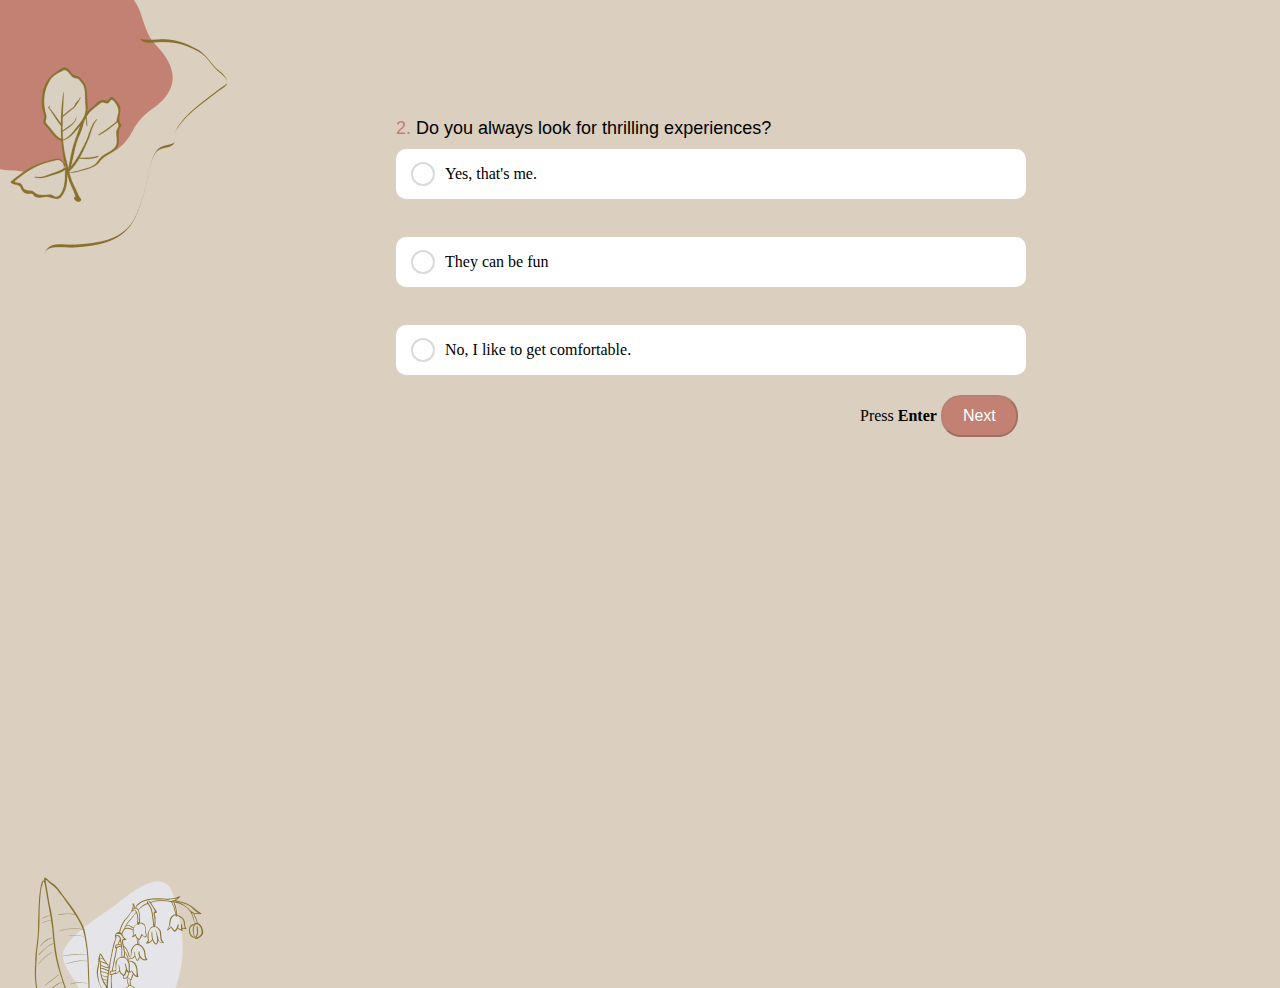
<file: hworr/my work/QUIZ P/next.html>
<!DOCTYPE html>
<html lang="en">
<head>
    <meta charset="UTF-8">
    <meta name="viewport" content="width=device-width, initial-scale=1.0">
    <title> Quiz Project</title>
    <link rel="stylesheet" href="next.css">
</head>
<body>
    <div class="header">
        <p class="head"><span class="number">2.</span>
            Do you always look for thrilling experiences?</p>
        <div class="radio-container">
            <label class="custom-radio">
                <input type="radio" name="choice" value="cut_slack">
                <span class="radio-button"></span>
                <span>Yes, that's me.</span>
            </label>
            <br>
            <label class="custom-radio">
                <input type="radio" name="choice" value="fun">
                <span class="radio-button"></span>
                <span>They can be fun</span>
            </label>
            <br>
            <label class="custom-radio">
                <input type="radio" name="choice" value="comfortable">
                <span class="radio-button"></span>
                <span>No, I like to get comfortable.</span>
            </label>
        </div>
        <div class="container">
            <span class="enter">Press <strong>Enter</strong></span>
            <button class="next" id="nextbutton"><a href="next2.html">Next</a></button>
        </div>
    </div>
        
    </div>
   
</body>
</html>
</file>
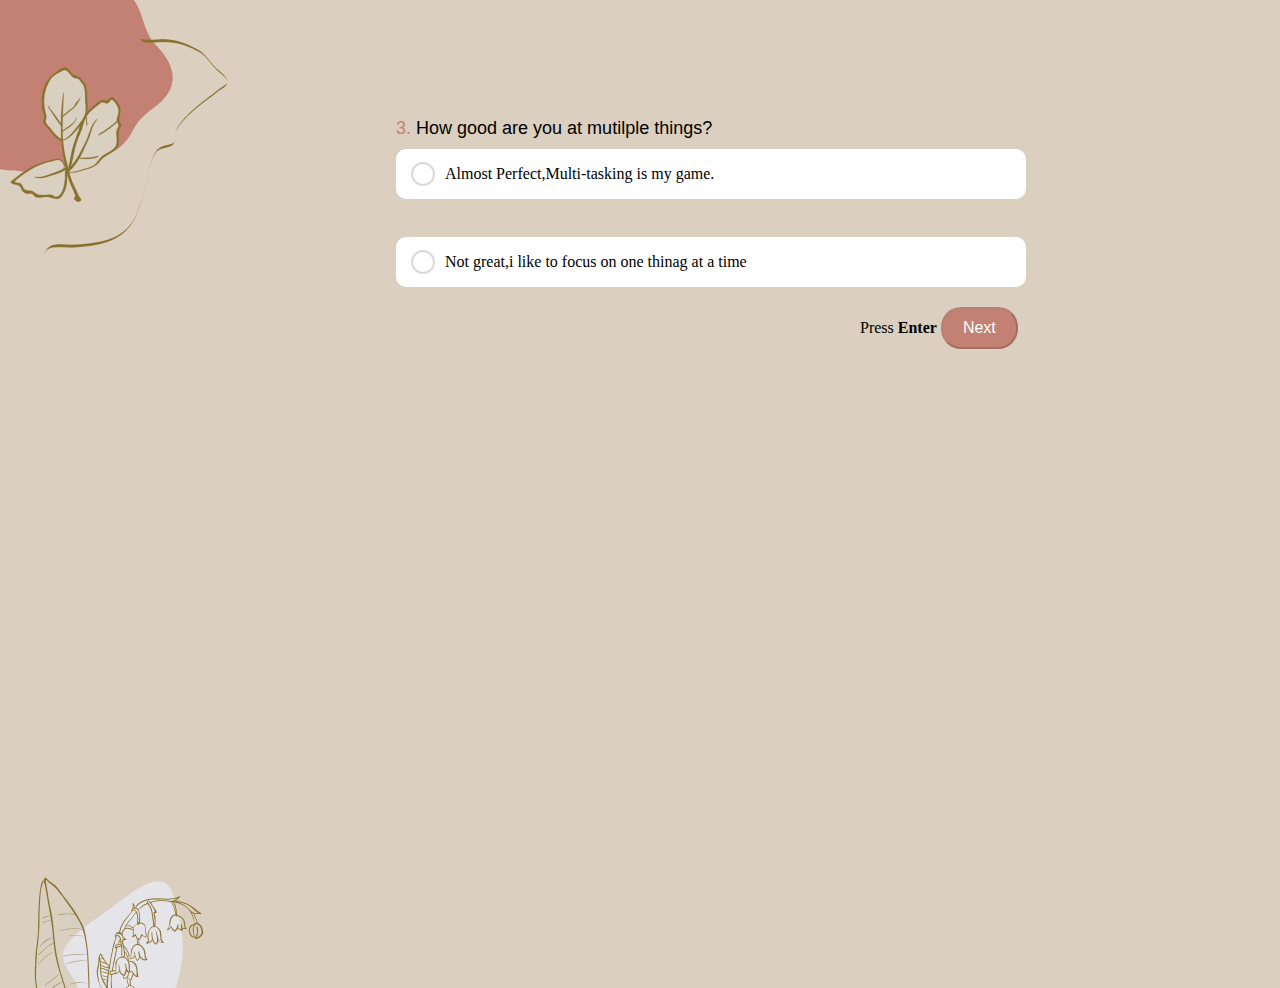
<file: hworr/my work/QUIZ P/next2.html>
<!DOCTYPE html>
<html lang="en">
<head>
    <meta charset="UTF-8">
    <meta name="viewport" content="width=device-width, initial-scale=1.0">
    <title>next2-page</title>
    <link rel="stylesheet" href="next2.css">
</head>
<body>
    <div class="header">
        <p class="head"><span class="number">3.</span>
        How good are you at mutilple things?</p>
        <div class="radio-container">
            <label class="custom-radio">
                <input type="radio" name="choice" value="cut_slack">
                <span class="radio-button"></span>
                <span>Almost Perfect,Multi-tasking is my game.</span>
            </label>
            <br>
            <label class="custom-radio">
                <input type="radio" name="choice" value="fun">
                <span class="radio-button"></span>
                <span>Not great,i like to focus on one thinag at a time </span>
            </label>
        </div>
        <div class="container">
            <span class="enter">Press <strong>Enter</strong></span>
            <button class="next" id="nextbutton"><a href="next3.html">Next</a></button>
        </div>
    </div>
    <script src="next2.js"></script>
</body>
</html>
</file>
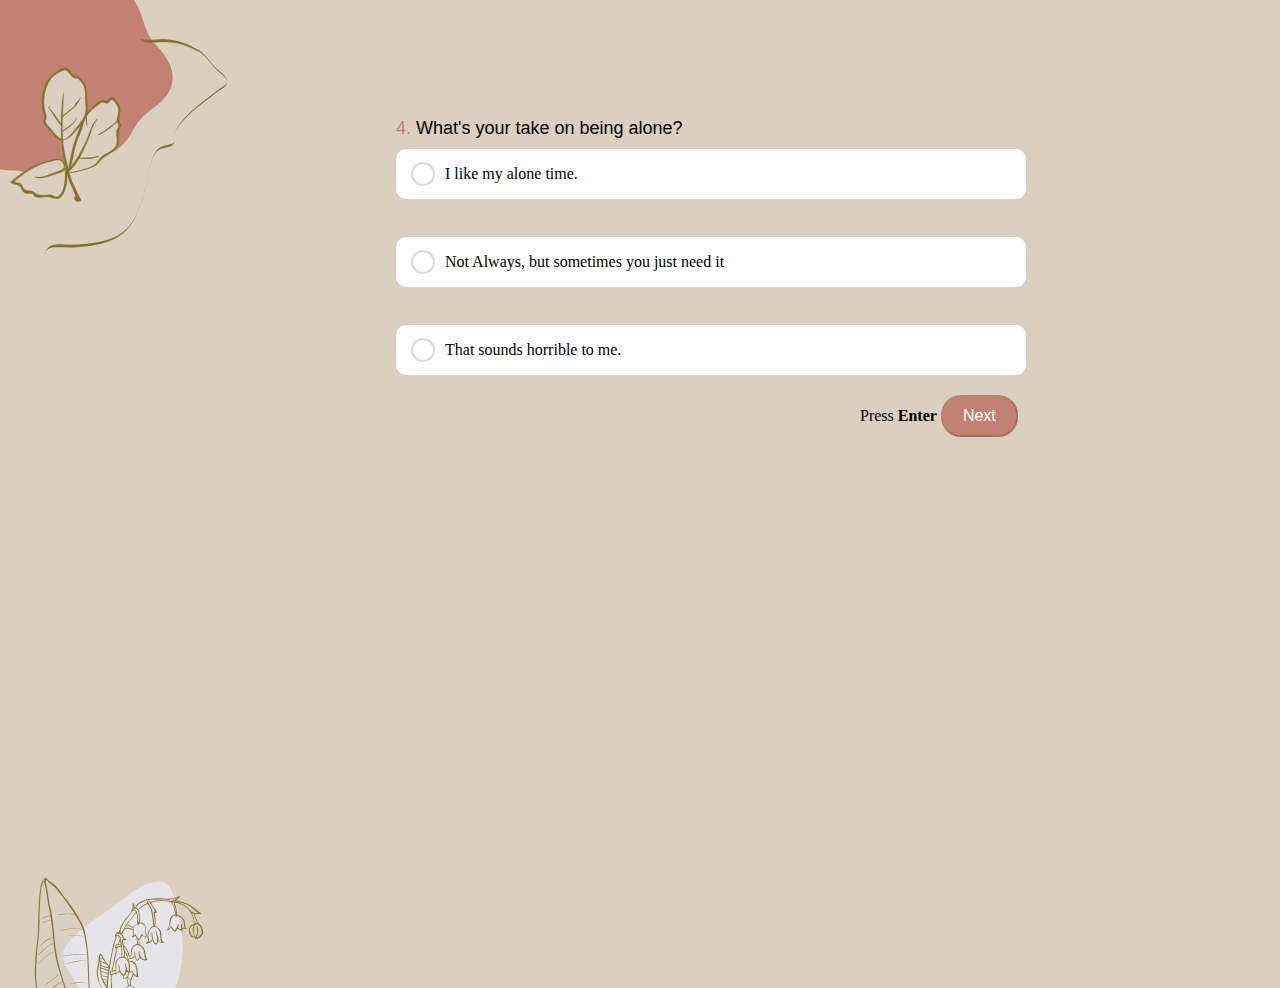
<file: hworr/my work/QUIZ P/next3.html>
<!DOCTYPE html>
<html lang="en">
<head>
    <meta charset="UTF-8">
    <meta name="viewport" content="width=device-width, initial-scale=1.0">
    <title>Next3 page</title>
    <link rel="stylesheet" href="next3.css">
</head>
<body>
    <div class="header">
        <p class="head"><span class="number">4.</span>
        What's your take on being alone?</p>
        <div class="radio-container">
            <label class="custom-radio">
                <input type="radio" name="choice" value="cut_slack">
                <span class="radio-button"></span>
                <span>I like my alone time.</span>
            </label>
            <br>
            <label class="custom-radio">
                <input type="radio" name="choice" value="fun">
                <span class="radio-button"></span>
                <span>Not Always, but sometimes you just need it</span>
            </label>
            <br>
            <label class="custom-radio">
                <input type="radio" name="choice" value="comfortable">
                <span class="radio-button"></span>
                <span>That sounds horrible to me.</span>
            </label>
        </div>
        <div class="container">
            <span class="enter">Press <strong>Enter</strong></span>
            <button class="next" id="nextbutton"><a href="next4.html">Next</a></button>
        </div>
    </div>
    <script src="next3.js"></script>
</body>
</html>
</file>
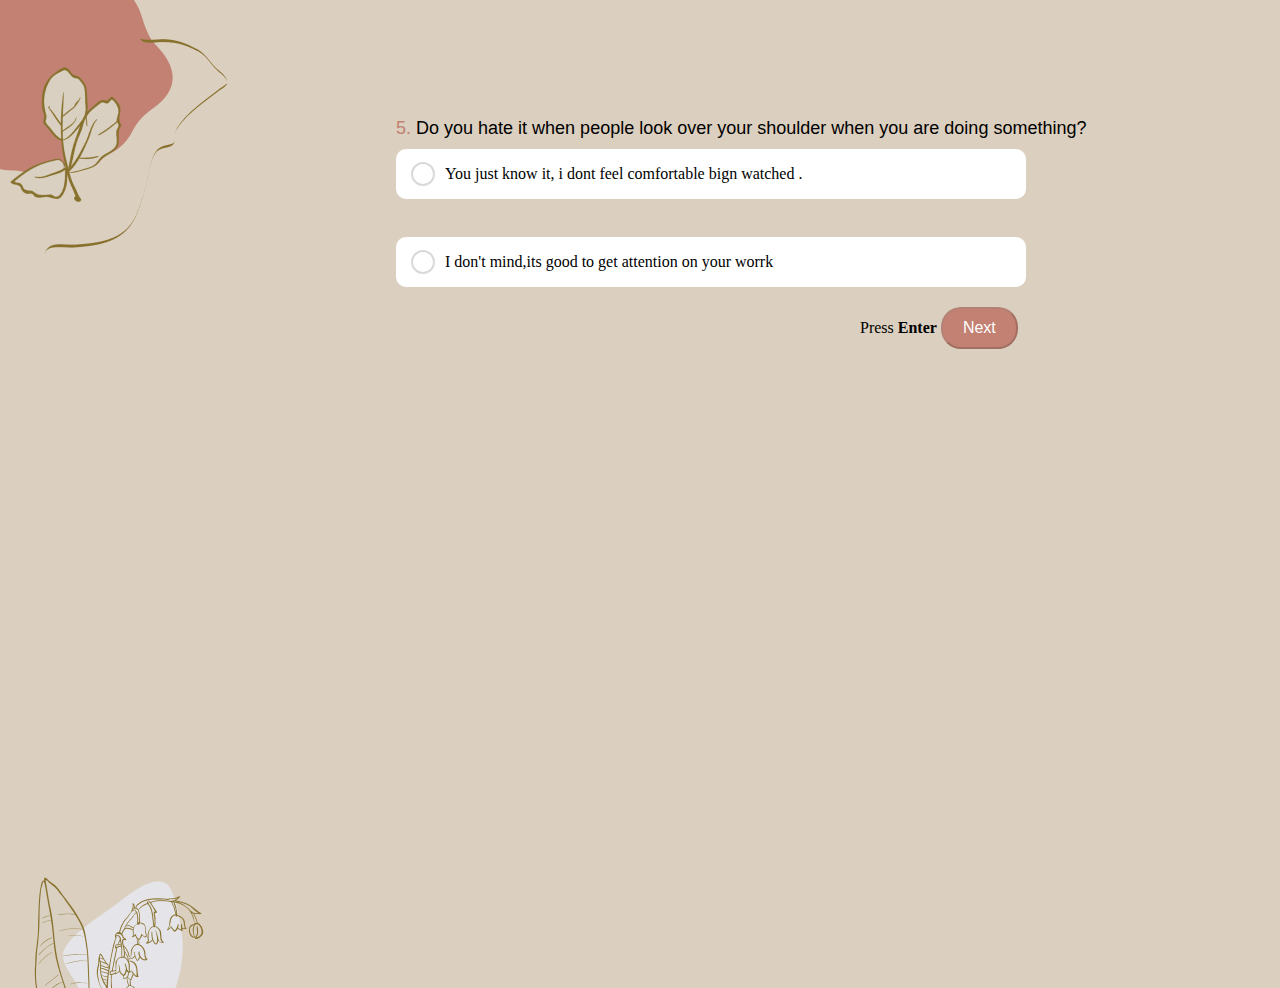
<file: hworr/my work/QUIZ P/next4.html>
<!DOCTYPE html>
<html lang="en">
<head>
    <meta charset="UTF-8">
    <meta name="viewport" content="width=device-width, initial-scale=1.0">
    <title>Next4 page</title>
    <link rel="stylesheet" href="next4.css">
</head>
<body>
    <div class="header">
        <p class="head"><span class="number">5.</span>
        Do you hate it when people look over your shoulder when you are doing something?</p>
        <div class="radio-container">
            <label class="custom-radio">
                <input type="radio" name="choice" value="cut_slack">
                <span class="radio-button"></span>
                <span>You just know it, i dont feel comfortable bign watched .</span>
            </label>
            <br>
            <label class="custom-radio">
                <input type="radio" name="choice" value="fun">
                <span class="radio-button"></span>
                <span>I don't mind,its good to get attention on your worrk </span>
            </label>
        </div>
        <div class="container">
            <span class="enter">Press <strong>Enter</strong></span>
            <button class="next" id="nextbutton"><a href="next5.html"> Next</a></button>
        </div>
    </div>
    <script src="next4.js"></script>
</body>
</html>
</file>
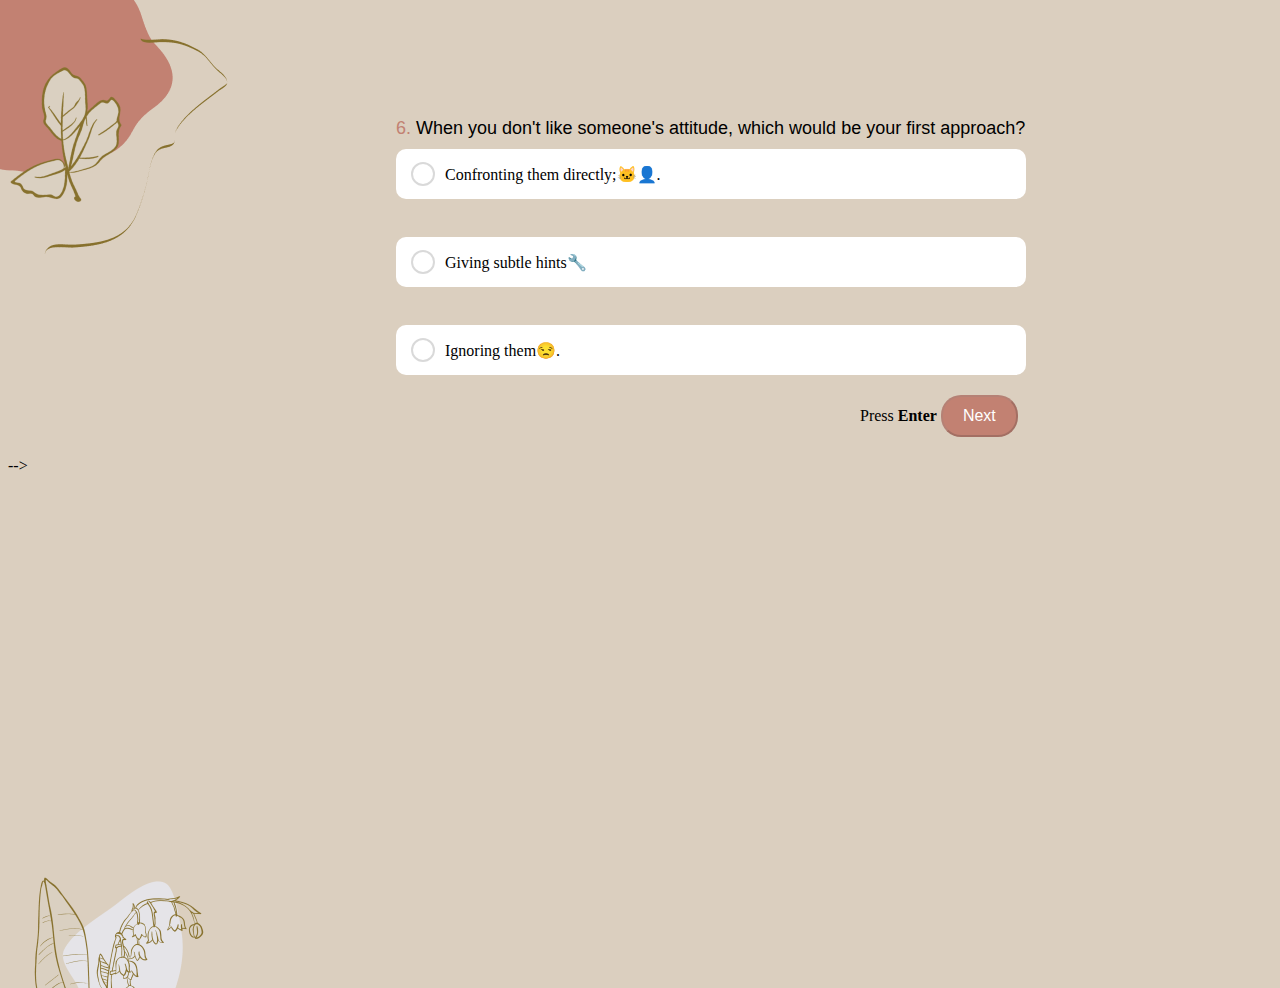
<file: hworr/my work/QUIZ P/next5.html>
<!DOCTYPE html>
<html lang="en">
<head>
    <meta charset="UTF-8">
    <meta name="viewport" content="width=device-width, initial-scale=1.0">
    <title>Next5 Page</title>
    <link rel="stylesheet" href="next5.css">
</head>
<body>
     <div class="header">
        <p class="head"><span class="number">6.</span>
            When you don't like someone's attitude, which would be your first approach?</p>
        <div class="radio-container">
            <label class="custom-radio">
                <input type="radio" name="choice" value="cut_slack">
                <span class="radio-button"></span>
                <span>Confronting them directly;🐱‍👤.</span>
            </label>
            <br>
            <label class="custom-radio">
                <input type="radio" name="choice" value="fun">
                <span class="radio-button"></span>
                <span>Giving subtle hints🔧 </span>
            </label>
            <br>
            <label class="custom-radio">
                <input type="radio" name="choice" value="comfortable">
                <span class="radio-button"></span>
                <span>Ignoring them😒.</span>
            </label>
        </div>
        <div class="container">
            <span class="enter">Press <strong>Enter</strong></span>
            <button class="next" id="nextbutton"><a href="next6.html">Next</a></button>
    
        </div>
    </div>
    <script src="next5.js"></script> -->
    </body>
    
    </html>

</body>
</html>
</file>
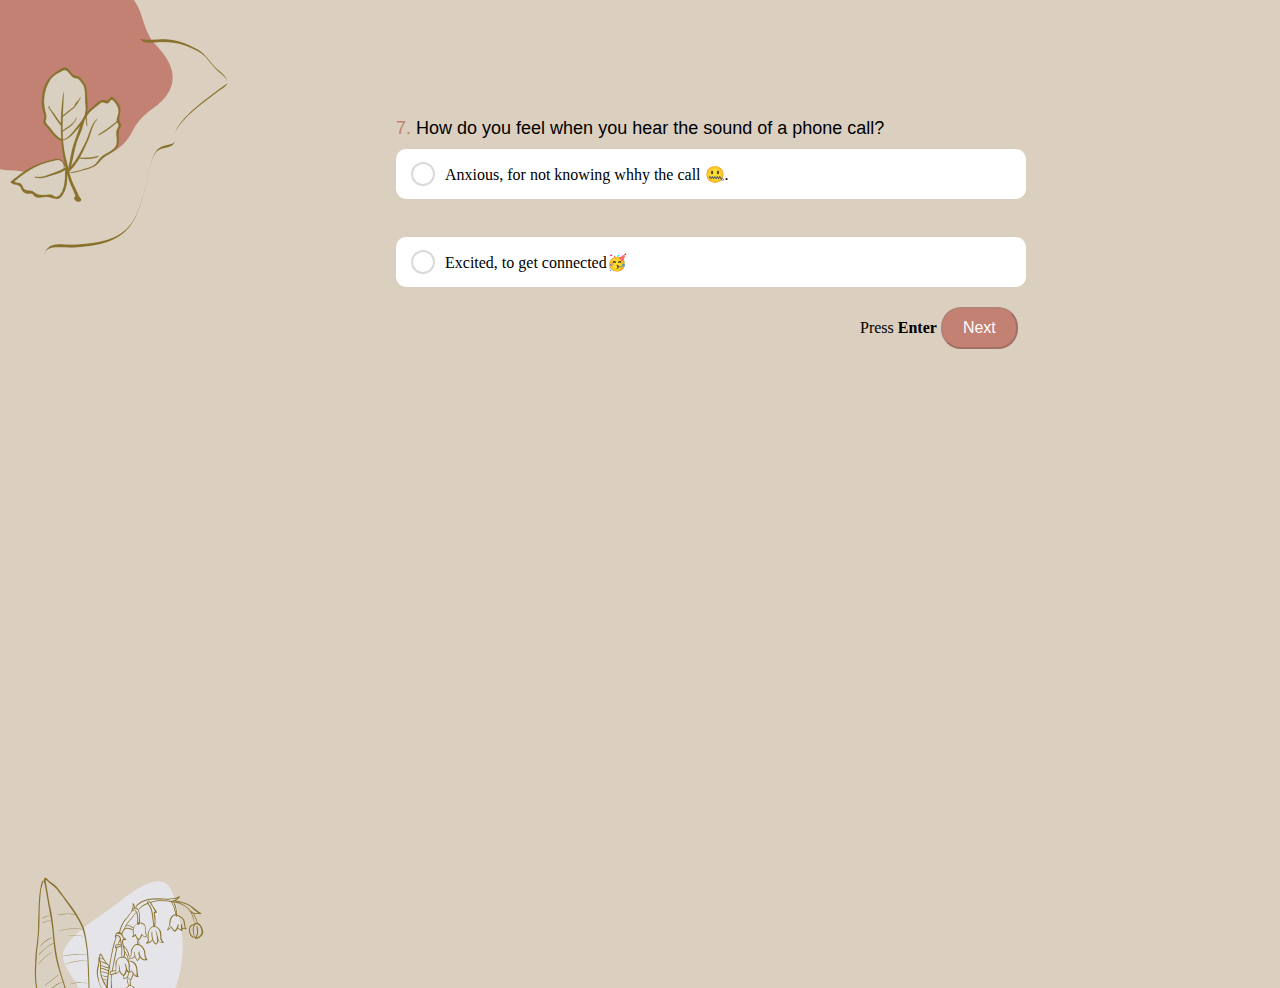
<file: hworr/my work/QUIZ P/next6.html>
<!DOCTYPE html>
<html lang="en">
<head>
    <meta charset="UTF-8">
    <meta name="viewport" content="width=device-width, initial-scale=1.0">
    <title>Next6 Page</title>
    <link rel="stylesheet" href="next6.css">
</head>
<body>
    <div class="header">
        <p class="head"><span class="number">7.</span>
        How do you feel when you hear the sound of a phone call?</p>
        <div class="radio-container">
            <label class="custom-radio">
                <input type="radio" name="choice" value="cut_slack">
                <span class="radio-button"></span>
                <span>Anxious, for not knowing whhy the call 🤐.</span>
            </label>
            <br>
            <label class="custom-radio">
                <input type="radio" name="choice" value="fun">
                <span class="radio-button"></span>
                <span>Excited, to get connected🥳 </span>
            </label>
        </div>
        <div class="container">
            <span class="enter">Press <strong>Enter</strong></span>
            <button class="next" id="nextbutton"><a href="next7.html">Next</a></button>
        </div>
    </div>
    <script src="next6.js"></script>
</body>
</html>
</file>
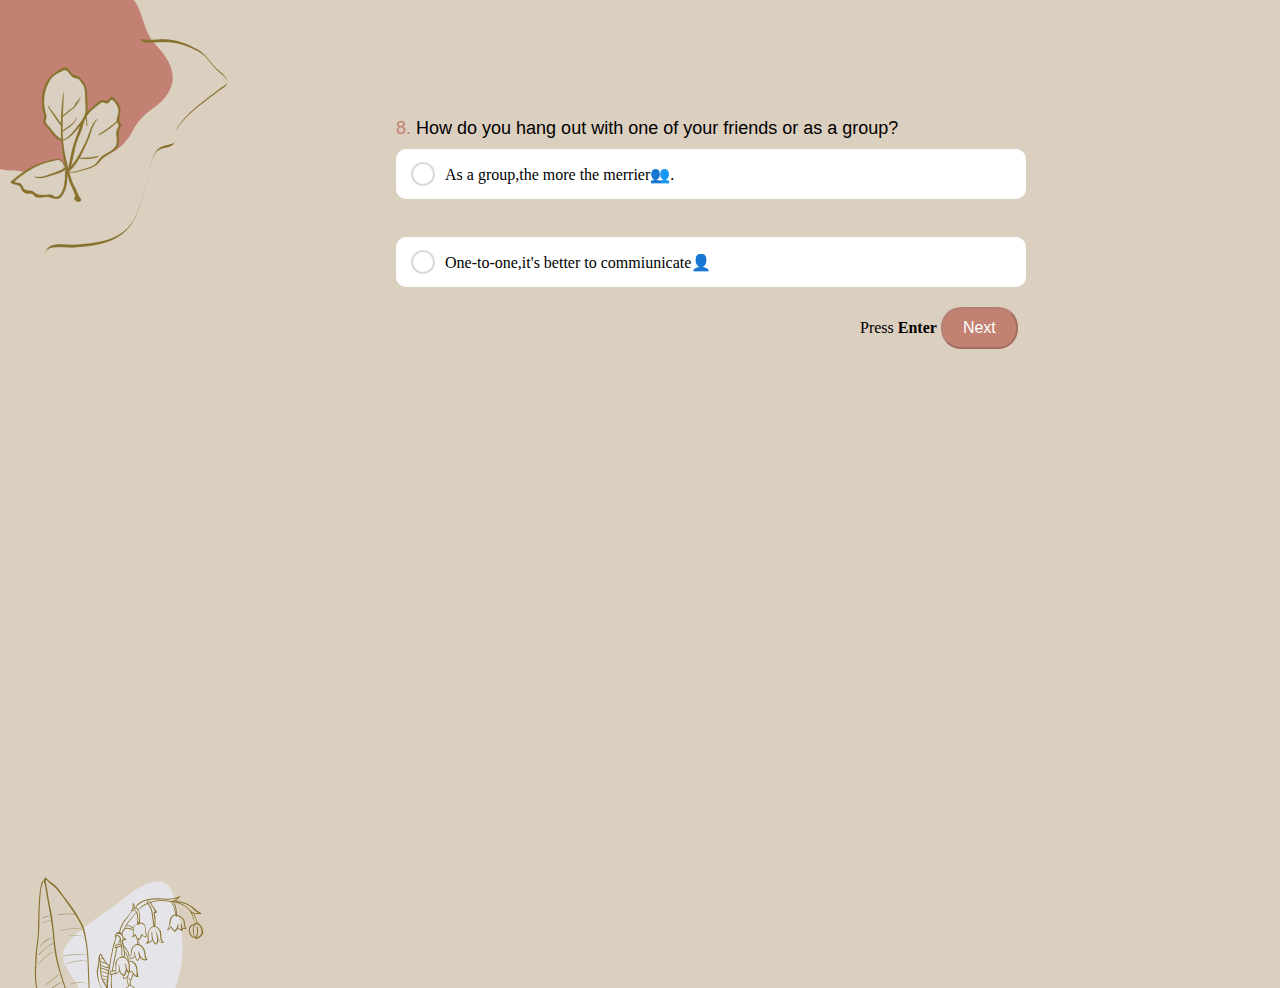
<file: hworr/my work/QUIZ P/next7.html>
<!DOCTYPE html>
<html lang="en">
<head>
    <meta charset="UTF-8">
    <meta name="viewport" content="width=device-width, initial-scale=1.0">
    <title>next7 Page</title>
    <link rel="stylesheet" href="next7.css">
</head>
<body>
    <div class="header">
        <p class="head"><span class="number">8.</span>
        How do you hang out with one of your friends or as a group?</p>
        <div class="radio-container">
            <label class="custom-radio">
                <input type="radio" name="choice" value="cut_slack">
                <span class="radio-button"></span>
                <span>As a group,the more the merrier👥.</span>
            </label>
            <br>
            <label class="custom-radio">
                <input type="radio" name="choice" value="fun">
                <span class="radio-button"></span>
                <span>One-to-one,it's better to commiunicate👤 </span>
            </label>
        </div>
        <div class="container">
            <span class="enter">Press <strong>Enter</strong></span>
            <button class="next" id="nextbutton"><a href="next8.html">Next</a></button>
             
        </div>
    </div>
    <script src="next7.js"></script>
</body>
</html>
</file>
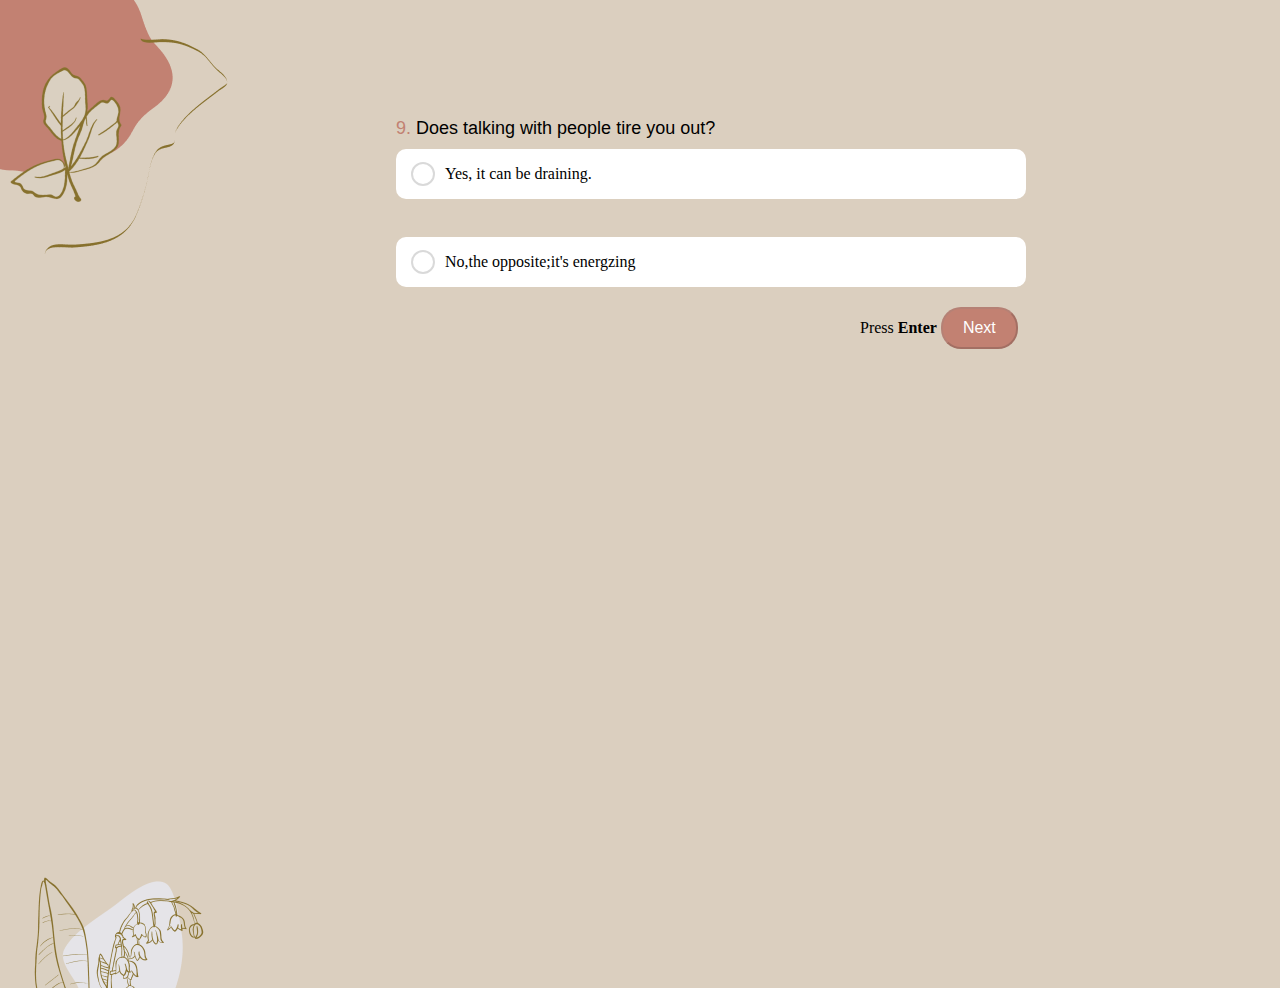
<file: hworr/my work/QUIZ P/next8.html>
<!DOCTYPE html>
<html lang="en">
<head>
    <meta charset="UTF-8">
    <meta name="viewport" content="width=device-width, initial-scale=1.0">
    <title>Next8 page</title>
    <link rel="stylesheet" href="next8.css">
</head>
<body>
    <div class="header">
        <p class="head"><span class="number">9.</span>
            Does talking with people tire you out?</p>
        <div class="radio-container">
            <label class="custom-radio">
                <input type="radio" name="choice" value="cut_slack">
                <span class="radio-button"></span>
                <span>Yes, it can be draining.</span>
            </label>
            <br>
            <label class="custom-radio">
                <input type="radio" name="choice" value="fun">
                <span class="radio-button"></span>
                <span>No,the opposite;it's energzing </span>
            </label>
        </div>
        <div class="container">
            <span class="enter">Press <strong>Enter</strong></span>
            <button class="next" id="nextbutton"><a href="next9.html"> Next</a></button>
        </div>
    </div>
    <script src="next8.js"></script>
</body>
</html>
</file>
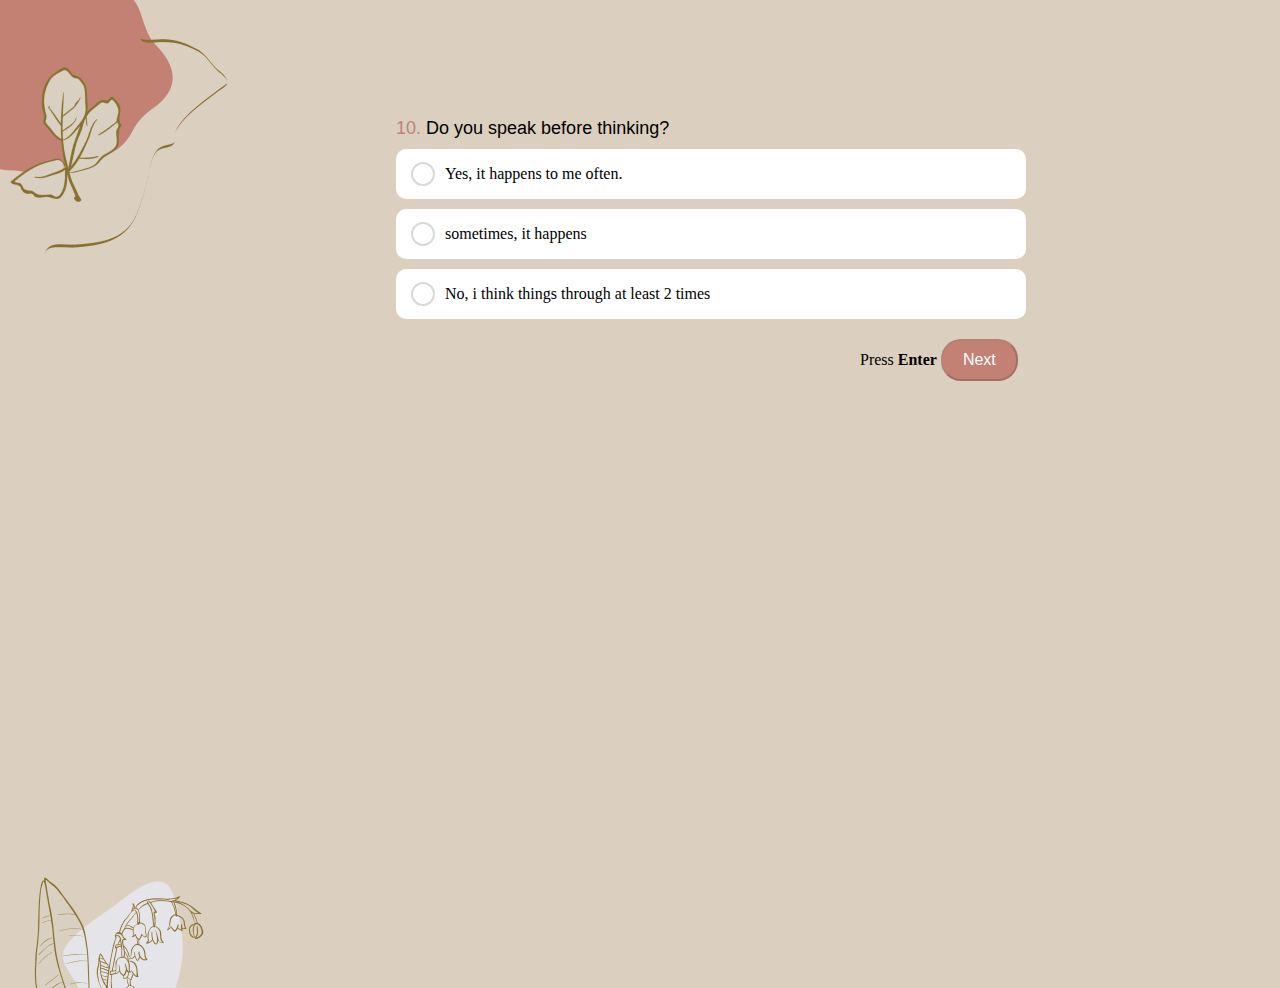
<file: hworr/my work/QUIZ P/next9.html>
<!DOCTYPE html>
<html lang="en">
<head>
    <meta charset="UTF-8">
    <meta name="viewport" content="width=device-width, initial-scale=1.0">
    <title>next9 page</title>
    <link rel="stylesheet" href="next9.css">
</head>
<body>
    <div class="header">
        <p class="head"><span class="number">10.</span>
            Do you speak before thinking?</p>
        <div class="radio-container">
            <label class="custom-radio">
                <input type="radio" name="choice" value="cut_slack">
                <span class="radio-button"></span>
                <span>Yes, it happens to me often.</span>
            </label>
            <label class="custom-radio">
                <input type="radio" name="choice" value="fun">
                <span class="radio-button"></span>
                <span>sometimes, it happens</span>
            </label>
            <label class="custom-radio">
                <input type="radio" name="choice" value="fun">
                <span class="radio-button"></span>
                <span>No, i think things through at least 2 times </span>
            </label>
        </div>
        <div class="container">
            <span class="enter">Press <strong>Enter</strong></span>
            <button class="next" id="nextbutton"><a href="submit.html">Next</a></button>
    
        </div>
    </div>
    <script src="next9.js"></script>
</body>
</html>
</file>
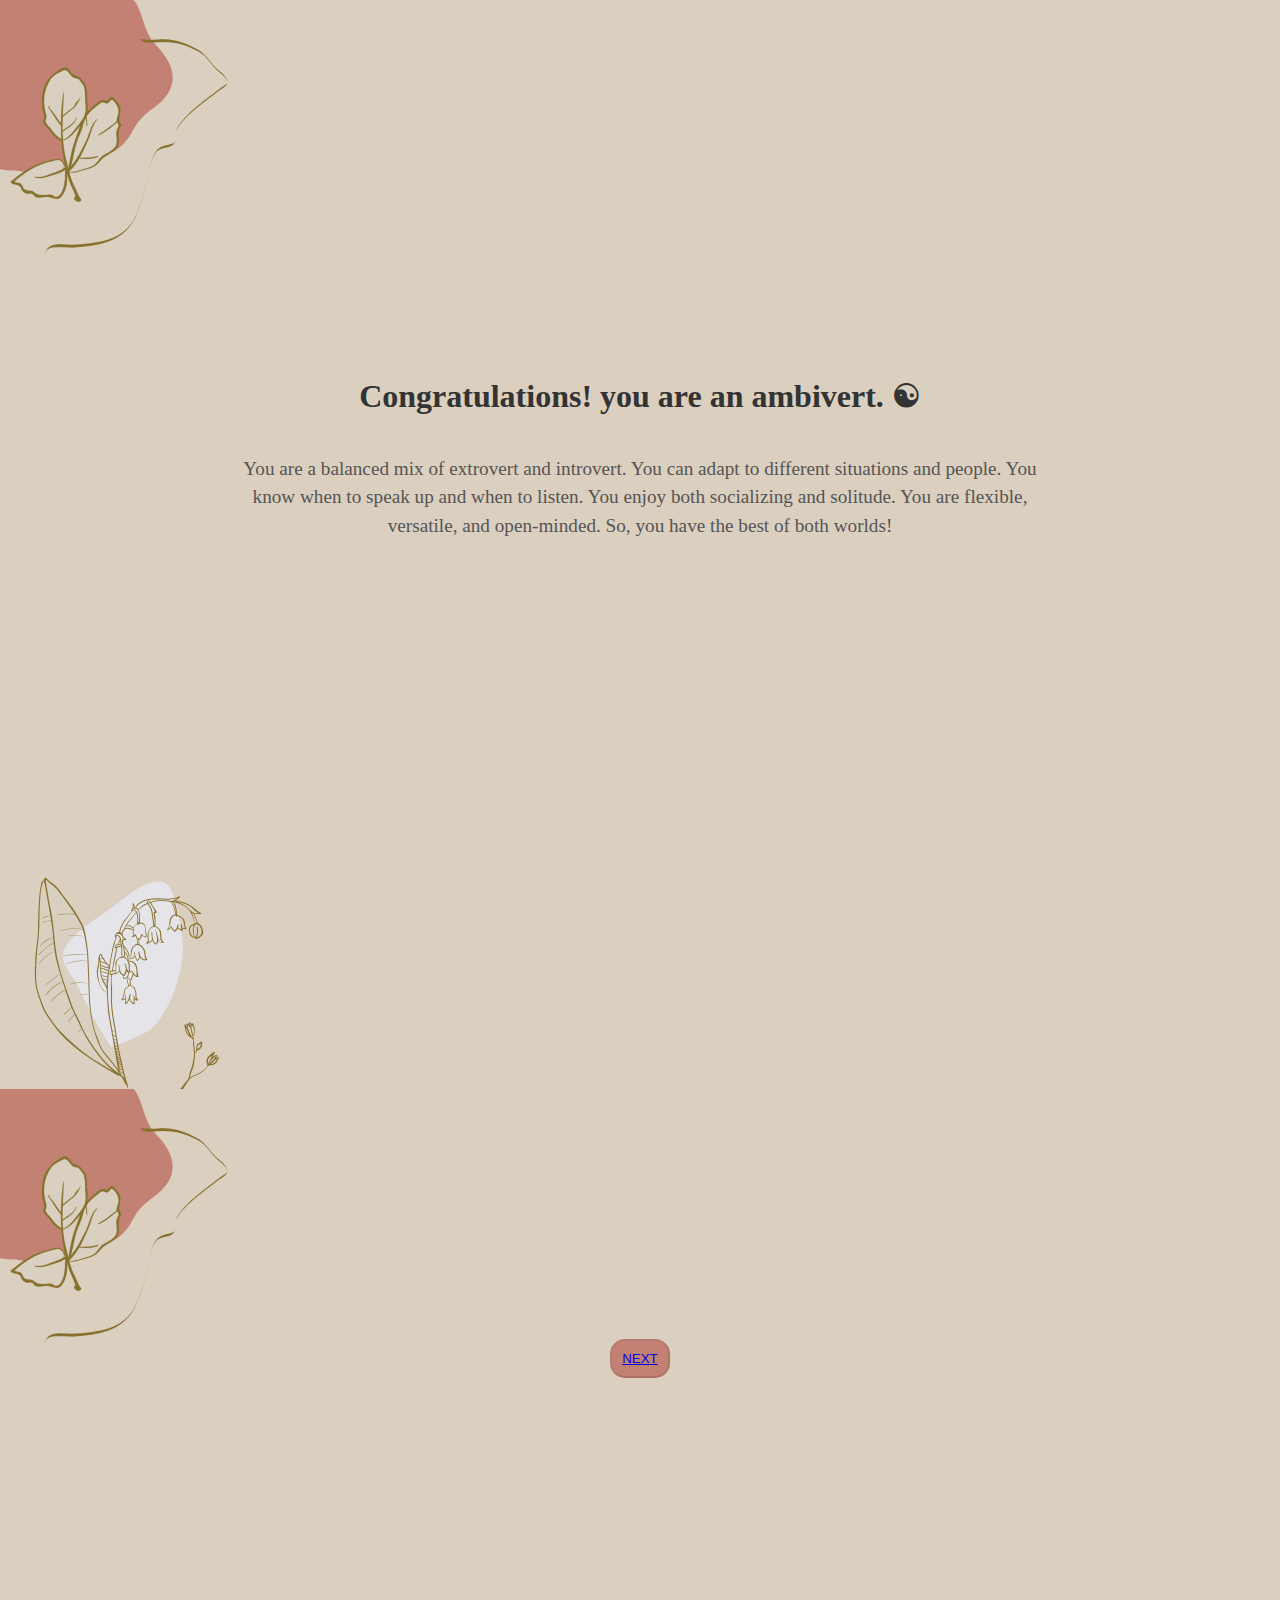
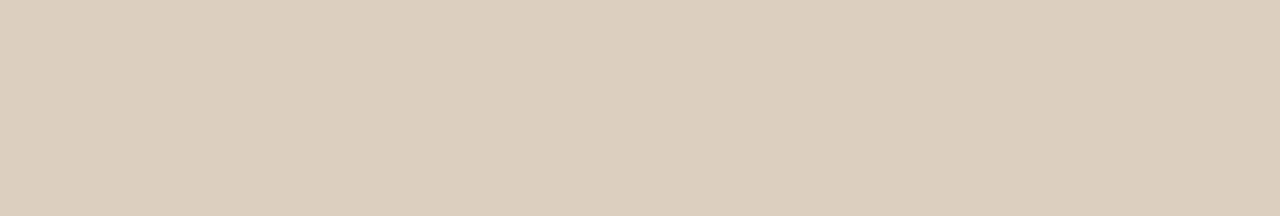
<file: hworr/my work/QUIZ P/submit.html>
<!DOCTYPE html>
<html lang="en">
<head>
    <meta charset="UTF-8">
    <meta name="viewport" content="width=device-width, initial-scale=1.0">
    <title>submit</title>
    <link rel="stylesheet" href="submit.css">
</head>
<body>

<div class="container">

    
    <h1 class="heading">
        Congratulations! you are an ambivert. ☯
    </h1>
    <p class="para">
        You are a balanced mix of extrovert and introvert.
        
        You can adapt to different situations and people. You know when to speak up and when to listen.
        
        You enjoy both socializing and solitude. You are flexible, versatile, and open-minded.
        
        So, you have the best of both worlds!
    </p>
</div>
    <div class="container">
        <!-- <span class="enter">Press <strong>Enter</strong></span> -->
        <button class="next" id="nextbutton"><a href="#"> Next</a></button>
    </div>
    <script src="submit.js"></script>
</body>
</html>
</file>
<file: hworr/my work/QUIZ P/next.css>
body{
    background-image: url(./img/quiz\ img\ 1.png);
    min-height: 100vh;
    justify-content: center;
    align-items: center;
}
html {
    scroll-behavior: smooth;
}
.header {
    padding: 20px;
  margin-left: 23rem;
  margin-top: 5rem;
}

.head {
    font-size: 18px;
    margin-bottom: 10px;
    font-family: sans-serif;
}
.number{
    color: #C28172;
}
a{
    text-decoration: none;
    color: white;
}

.radio-container {
    display: flex;
    flex-direction: column;
    gap: 10px;
    margin-bottom: 20px;
}
.custom-radio {
    display: flex;
    align-items: center;
    cursor: pointer;
    font-size: 16px;
    background-color: white;
    width: 600px;
    height: 20px;
    padding: 15px;
    border-radius: 10px;
    transition: border-color 0.3s
}
.custom-radio:hover {
    background-color: #f7f7f7;
    border: 2px solid #C28172;
}


.custom-radio input[type="radio"] {
    display: none;
}

.custom-radio .radio-button {
    display: inline-block;
    width: 20px;
    height: 20px;
    border: 2px solid rgba(128, 128, 128, 0.3);
    border-radius: 50%;
    margin-right: 10px;
    position: relative;
}

.custom-radio input[type="radio"]:checked+.radio-button {
    background-color: #C28172;
}
.custom-radio input[type="radio"]:checked+.radio-button::after {
    content: '✔';
    position: absolute;
    color: white;
    top: 50%;
    left: 50%;
    width: 12px;
    height: 12px;
    border-radius: 50%;
    transform: translate(-50%, -80%);
}
.container {
    margin-top: 20px;
    margin-left: 29rem;
}
.next {
    padding: 10px 20px;
    font-size: 16px;
    cursor: pointer;
    background-color: #C28172;
    border-color: rgba(128, 128, 128, 0.2);
    border-radius: 20px;
    color: white;
}
.next:hover{
    background-color: rgba(194,129,114,.7) ;

}
/* .radio-container {
    display: flex;
    gap: 20px;
    margin-bottom: 20px;

}

.custom-radio {
    display: flex;
    align-items: center;
    cursor: pointer;
}

.custom-radio input[type="radio"] {
    display: none;
    
}

.custom-radio .radio-button {
    display: inline-block;
    width: 20px;
    height: 20px;
    border: 2px solid yellow;
    border-radius: 50%;
    margin-right: 10px;
    position: relative;
}
.custom-radio{
    background-color: white;
}
.custom-radio input[type="radio"]:checked+.radio-button {
    background-color: green;
}

.custom-radio input[type="radio"]:checked+.radio-button::after {
    content: '';
    position: absolute;
    top: 50%;
    left: 50%;
    width: 12px;
    height: 12px;
    background-color: red;
    border-radius: 50%;
    transform: translate(-50%, -50%);
}

.custom-radio span {
    font-size: 16px;
} */
</file>
<file: hworr/my work/QUIZ P/next2.css>
body {
    background-image: url(./img/quiz\ img\ 1.png);
    min-height: 100vh;
    justify-content: center;
    align-items: center;
}

.header {
    padding: 20px;
    margin-left: 23rem;
    margin-top: 5rem;
}

.head {
    font-size: 18px;
    margin-bottom: 10px;
    font-family: sans-serif;
}
a {
    text-decoration: none;
    color: white;
}
.number {
    color: #C28172;
}
.radio-container {
    display: flex;
    flex-direction: column;
    gap: 10px;
    margin-bottom: 20px;
}

.custom-radio {
    display: flex;
    align-items: center;
    cursor: pointer;
    font-size: 16px;
    background-color: white;
    width: 600px;
    height: 20px;
    padding: 15px;
    border-radius: 10px;
    transition: border-color 0.3s
}

.custom-radio:hover {
    background-color: #f7f7f7;
    border: 2px solid #C28172;
}


.custom-radio input[type="radio"] {
    display: none;
}

.custom-radio .radio-button {
    display: inline-block;
    width: 20px;
    height: 20px;
    border: 2px solid rgba(128, 128, 128, 0.3);
    border-radius: 50%;
    margin-right: 10px;
    position: relative;
}

.custom-radio input[type="radio"]:checked+.radio-button {
    background-color: #C28172;
}

.custom-radio input[type="radio"]:checked+.radio-button::after {
    content: '✔';
    position: absolute;
    color: white;
    top: 50%;
    left: 50%;
    width: 12px;
    height: 12px;
    border-radius: 50%;
    transform: translate(-50%, -80%);
}

.container {
    margin-top: 20px;
    margin-left: 29rem;
}

.next {
    padding: 10px 20px;
    font-size: 16px;
    cursor: pointer;
    background-color: #C28172;
    border-color: rgba(128, 128, 128, 0.2);
    border-radius: 20px;
    color: white;
}

.next:hover {
    background-color: rgba(194, 129, 114, .7);

}
</file>
<file: hworr/my work/QUIZ P/next3.css>
body {
    background-image: url(./img/quiz\ img\ 1.png);
    min-height: 100vh;
    justify-content: center;
    align-items: center;
}

.header {
    padding: 20px;
    margin-left: 23rem;
    margin-top: 5rem;
}

.head {
    font-size: 18px;
    margin-bottom: 10px;
    font-family: sans-serif;
}
a {
    text-decoration: none;
    color: white;
}
.number {
    color: #C28172;
}
.radio-container {
    display: flex;
    flex-direction: column;
    gap: 10px;
    margin-bottom: 20px;
}

.custom-radio {
    display: flex;
    align-items: center;
    cursor: pointer;
    font-size: 16px;
    background-color: white;
    width: 600px;
    height: 20px;
    padding: 15px;
    border-radius: 10px;
    transition: border-color 0.3s
}

.custom-radio:hover {
    background-color: #f7f7f7;
    border: 2px solid #C28172;
}


.custom-radio input[type="radio"] {
    display: none;
}

.custom-radio .radio-button {
    display: inline-block;
    width: 20px;
    height: 20px;
    border: 2px solid rgba(128, 128, 128, 0.3);
    border-radius: 50%;
    margin-right: 10px;
    position: relative;
}

.custom-radio input[type="radio"]:checked+.radio-button {
    background-color: #C28172;
}

.custom-radio input[type="radio"]:checked+.radio-button::after {
    content: '✔';
    position: absolute;
    color: white;
    top: 50%;
    left: 50%;
    width: 12px;
    height: 12px;
    border-radius: 50%;
    transform: translate(-50%, -80%);
}

.container {
    margin-top: 20px;
    margin-left: 29rem;
}

.next {
    padding: 10px 20px;
    font-size: 16px;
    cursor: pointer;
    background-color: #C28172;
    border-color: rgba(128, 128, 128, 0.2);
    border-radius: 20px;
    color: white;
}

.next:hover {
    background-color: rgba(194, 129, 114, .7);

}
</file>
<file: hworr/my work/QUIZ P/next4.css>
body {
    background-image: url(./img/quiz\ img\ 1.png);
    min-height: 100vh;
    justify-content: center;
    align-items: center;
}

.header {
    padding: 20px;
    margin-left: 23rem;
    margin-top: 5rem;
}

.head {
    font-size: 18px;
    margin-bottom: 10px;
    font-family: sans-serif;
}

.number {
    color: #C28172;
}

a {
    text-decoration: none;
    color: white;
}

.radio-container {
    display: flex;
    flex-direction: column;
    gap: 10px;
    margin-bottom: 20px;
}

.custom-radio {
    display: flex;
    align-items: center;
    cursor: pointer;
    font-size: 16px;
    background-color: white;
    width: 600px;
    height: 20px;
    padding: 15px;
    border-radius: 10px;
    transition: border-color 0.3s
}

.custom-radio:hover {
    background-color: #f7f7f7;
    border: 2px solid #C28172;
}


.custom-radio input[type="radio"] {
    display: none;
}

.custom-radio .radio-button {
    display: inline-block;
    width: 20px;
    height: 20px;
    border: 2px solid rgba(128, 128, 128, 0.3);
    border-radius: 50%;
    margin-right: 10px;
    position: relative;
}

.custom-radio input[type="radio"]:checked+.radio-button {
    background-color: #C28172;
}

.custom-radio input[type="radio"]:checked+.radio-button::after {
    content: '✔';
    position: absolute;
    color: white;
    top: 50%;
    left: 50%;
    width: 12px;
    height: 12px;
    border-radius: 50%;
    transform: translate(-50%, -80%);
}

.container {
    margin-top: 20px;
    margin-left: 29rem;
}

.next {
    padding: 10px 20px;
    font-size: 16px;
    cursor: pointer;
    background-color: #C28172;
    border-color: rgba(128, 128, 128, 0.2);
    border-radius: 20px;
    color: white;
}

.next:hover {
    background-color: rgba(194, 129, 114, .7);

}
</file>
<file: hworr/my work/QUIZ P/next5.css>
body {
    background-image: url(./img/quiz\ img\ 1.png);
    min-height: 100vh;
    justify-content: center;
    align-items: center;
}

.header {
    padding: 20px;
    margin-left: 23rem;
    margin-top: 5rem;
}

.head {
    font-size: 18px;
    margin-bottom: 10px;
    font-family: sans-serif;
}

.number {
    color: #C28172;
}

a {
    text-decoration: none;
    color: white;
}

.radio-container {
    display: flex;
    flex-direction: column;
    gap: 10px;
    margin-bottom: 20px;
}

.custom-radio {
    display: flex;
    align-items: center;
    cursor: pointer;
    font-size: 16px;
    background-color: white;
    width: 600px;
    height: 20px;
    padding: 15px;
    border-radius: 10px;
    transition: border-color 0.3s
}

.custom-radio:hover {
    background-color: #f7f7f7;
    border: 2px solid #C28172;
}


.custom-radio input[type="radio"] {
    display: none;
}

.custom-radio .radio-button {
    display: inline-block;
    width: 20px;
    height: 20px;
    border: 2px solid rgba(128, 128, 128, 0.3);
    border-radius: 50%;
    margin-right: 10px;
    position: relative;
}

.custom-radio input[type="radio"]:checked+.radio-button {
    background-color: #C28172;
}

.custom-radio input[type="radio"]:checked+.radio-button::after {
    content: '✔';
    position: absolute;
    color: white;
    top: 50%;
    left: 50%;
    width: 12px;
    height: 12px;
    border-radius: 50%;
    transform: translate(-50%, -80%);
}

.container {
    margin-top: 20px;
    margin-left: 29rem;
}

.next {
    padding: 10px 20px;
    font-size: 16px;
    cursor: pointer;
    background-color: #C28172;
    border-color: rgba(128, 128, 128, 0.2);
    border-radius: 20px;
    color: white;
}

.next:hover {
    background-color: rgba(194, 129, 114, .7);

}
</file>
<file: hworr/my work/QUIZ P/next6.css>
body {
    background-image: url(./img/quiz\ img\ 1.png);
    min-height: 100vh;
    justify-content: center;
    align-items: center;
}

.header {
    padding: 20px;
    margin-left: 23rem;
    margin-top: 5rem;
}

.head {
    font-size: 18px;
    margin-bottom: 10px;
    font-family: sans-serif;
}

.number {
    color: #C28172;
}

a {
    text-decoration: none;
    color: white;
}

.radio-container {
    display: flex;
    flex-direction: column;
    gap: 10px;
    margin-bottom: 20px;
}

.custom-radio {
    display: flex;
    align-items: center;
    cursor: pointer;
    font-size: 16px;
    background-color: white;
    width: 600px;
    height: 20px;
    padding: 15px;
    border-radius: 10px;
    transition: border-color 0.3s
}

.custom-radio:hover {
    background-color: #f7f7f7;
    border: 2px solid #C28172;
}


.custom-radio input[type="radio"] {
    display: none;
}

.custom-radio .radio-button {
    display: inline-block;
    width: 20px;
    height: 20px;
    border: 2px solid rgba(128, 128, 128, 0.3);
    border-radius: 50%;
    margin-right: 10px;
    position: relative;
}

.custom-radio input[type="radio"]:checked+.radio-button {
    background-color: #C28172;
}

.custom-radio input[type="radio"]:checked+.radio-button::after {
    content: '✔';
    position: absolute;
    color: white;
    top: 50%;
    left: 50%;
    width: 12px;
    height: 12px;
    border-radius: 50%;
    transform: translate(-50%, -80%);
}

.container {
    margin-top: 20px;
    margin-left: 29rem;
}

.next {
    padding: 10px 20px;
    font-size: 16px;
    cursor: pointer;
    background-color: #C28172;
    border-color: rgba(128, 128, 128, 0.2);
    border-radius: 20px;
    color: white;
}

.next:hover {
    background-color: rgba(194, 129, 114, .7);

}
</file>
<file: hworr/my work/QUIZ P/next7.css>
body {
    background-image: url(./img/quiz\ img\ 1.png);
    min-height: 100vh;
    justify-content: center;
    align-items: center;
}

.header {
    padding: 20px;
    margin-left: 23rem;
    margin-top: 5rem;
}

.head {
    font-size: 18px;
    margin-bottom: 10px;
    font-family: sans-serif;
}

.number {
    color: #C28172;
}

a {
    text-decoration: none;
    color: white;
}

.radio-container {
    display: flex;
    flex-direction: column;
    gap: 10px;
    margin-bottom: 20px;
}

.custom-radio {
    display: flex;
    align-items: center;
    cursor: pointer;
    font-size: 16px;
    background-color: white;
    width: 600px;
    height: 20px;
    padding: 15px;
    border-radius: 10px;
    transition: border-color 0.3s
}

.custom-radio:hover {
    background-color: #f7f7f7;
    border: 2px solid #C28172;
}


.custom-radio input[type="radio"] {
    display: none;
}

.custom-radio .radio-button {
    display: inline-block;
    width: 20px;
    height: 20px;
    border: 2px solid rgba(128, 128, 128, 0.3);
    border-radius: 50%;
    margin-right: 10px;
    position: relative;
}

.custom-radio input[type="radio"]:checked+.radio-button {
    background-color: #C28172;
}

.custom-radio input[type="radio"]:checked+.radio-button::after {
    content: '✔';
    position: absolute;
    color: white;
    top: 50%;
    left: 50%;
    width: 12px;
    height: 12px;
    border-radius: 50%;
    transform: translate(-50%, -80%);
}

.container {
    margin-top: 20px;
    margin-left: 29rem;
}

.next {
    padding: 10px 20px;
    font-size: 16px;
    cursor: pointer;
    background-color: #C28172;
    border-color: rgba(128, 128, 128, 0.2);
    border-radius: 20px;
    color: white;
}

.next:hover {
    background-color: rgba(194, 129, 114, .7);

}
</file>
<file: hworr/my work/QUIZ P/next8.css>
body {
    background-image: url(./img/quiz\ img\ 1.png);
    min-height: 100vh;
    justify-content: center;
    align-items: center;
}

.header {
    padding: 20px;
    margin-left: 23rem;
    margin-top: 5rem;
}

.head {
    font-size: 18px;
    margin-bottom: 10px;
    font-family: sans-serif;
}

.number {
    color: #C28172;
}

a {
    text-decoration: none;
    color: white;
}

.radio-container {
    display: flex;
    flex-direction: column;
    gap: 10px;
    margin-bottom: 20px;
}

.custom-radio {
    display: flex;
    align-items: center;
    cursor: pointer;
    font-size: 16px;
    background-color: white;
    width: 600px;
    height: 20px;
    padding: 15px;
    border-radius: 10px;
    transition: border-color 0.3s
}

.custom-radio:hover {
    background-color: #f7f7f7;
    border: 2px solid #C28172;
}


.custom-radio input[type="radio"] {
    display: none;
}

.custom-radio .radio-button {
    display: inline-block;
    width: 20px;
    height: 20px;
    border: 2px solid rgba(128, 128, 128, 0.3);
    border-radius: 50%;
    margin-right: 10px;
    position: relative;
}

.custom-radio input[type="radio"]:checked+.radio-button {
    background-color: #C28172;
}

.custom-radio input[type="radio"]:checked+.radio-button::after {
    content: '✔';
    position: absolute;
    color: white;
    top: 50%;
    left: 50%;
    width: 12px;
    height: 12px;
    border-radius: 50%;
    transform: translate(-50%, -80%);
}

.container {
    margin-top: 20px;
    margin-left: 29rem;
}

.next {
    padding: 10px 20px;
    font-size: 16px;
    cursor: pointer;
    background-color: #C28172;
    border-color: rgba(128, 128, 128, 0.2);
    border-radius: 20px;
    color: white;
}

.next:hover {
    background-color: rgba(194, 129, 114, .7);

}
</file>
<file: hworr/my work/QUIZ P/next9.css>
body {
    background-image: url(./img/quiz\ img\ 1.png);
    min-height: 100vh;
    justify-content: center;
    align-items: center;
}

.header {
    padding: 20px;
    margin-left: 23rem;
    margin-top: 5rem;
}

.head {
    font-size: 18px;
    margin-bottom: 10px;
    font-family: sans-serif;
}

.number {
    color: #C28172;
}

a {
    text-decoration: none;
    color: white;
}

.radio-container {
    display: flex;
    flex-direction: column;
    gap: 10px;
    margin-bottom: 20px;
}

.custom-radio {
    display: flex;
    align-items: center;
    cursor: pointer;
    font-size: 16px;
    background-color: white;
    width: 600px;
    height: 20px;
    padding: 15px;
    border-radius: 10px;
    transition: border-color 0.3s
}

.custom-radio:hover {
    background-color: #f7f7f7;
    border: 2px solid #C28172;
}


.custom-radio input[type="radio"] {
    display: none;
}

.custom-radio .radio-button {
    display: inline-block;
    width: 20px;
    height: 20px;
    border: 2px solid rgba(128, 128, 128, 0.3);
    border-radius: 50%;
    margin-right: 10px;
    position: relative;
}

.custom-radio input[type="radio"]:checked+.radio-button {
    background-color: #C28172;
}

.custom-radio input[type="radio"]:checked+.radio-button::after {
    content: '✔';
    position: absolute;
    color: white;
    top: 50%;
    left: 50%;
    width: 12px;
    height: 12px;
    border-radius: 50%;
    transform: translate(-50%, -80%);
}

.container {
    margin-top: 20px;
    margin-left: 29rem;
}

.next {
    padding: 10px 20px;
    font-size: 16px;
    cursor: pointer;
    background-color: #C28172;
    border-color: rgba(128, 128, 128, 0.2);
    border-radius: 20px;
    color: white;
}

.next:hover {
    background-color: rgba(194, 129, 114, .7);

}
</file>
<file: hworr/my work/QUIZ P/submit.css>
body {
    background-image: url(./img/quiz\ img\ 1.png);
    min-height: 100vh;
    justify-content: center;
    align-items: center;
}

.heading{
    font-size: 2em;
        margin-bottom: 20px;
        color: #333;
}
.para{
    font-size: 1.2em;
        line-height: 1.5;
        color: #555;
        max-width: 800px;
}
.container {
    display: flex;
    flex-direction: column;
    align-items: center;
    justify-content: center;
     min-height: 100vh;
     text-align: center;
   
}
.next {
    background-color: #C28172;
    color: white;
    font-family: sans-serif;
    text-transform: uppercase;
    padding: 10px;
    cursor: pointer;
    border-radius: 15px;
    border-color: rgba(0, 0, 0, .1);
    scroll-behavior: smooth;
}
.enter {
    display: inline-block;
    margin-left: auto;
    position: relative;
    bottom: 70px;
}

.next:hover {
    background-color: rgba(194, 129, 114, .6);
}
</file>
